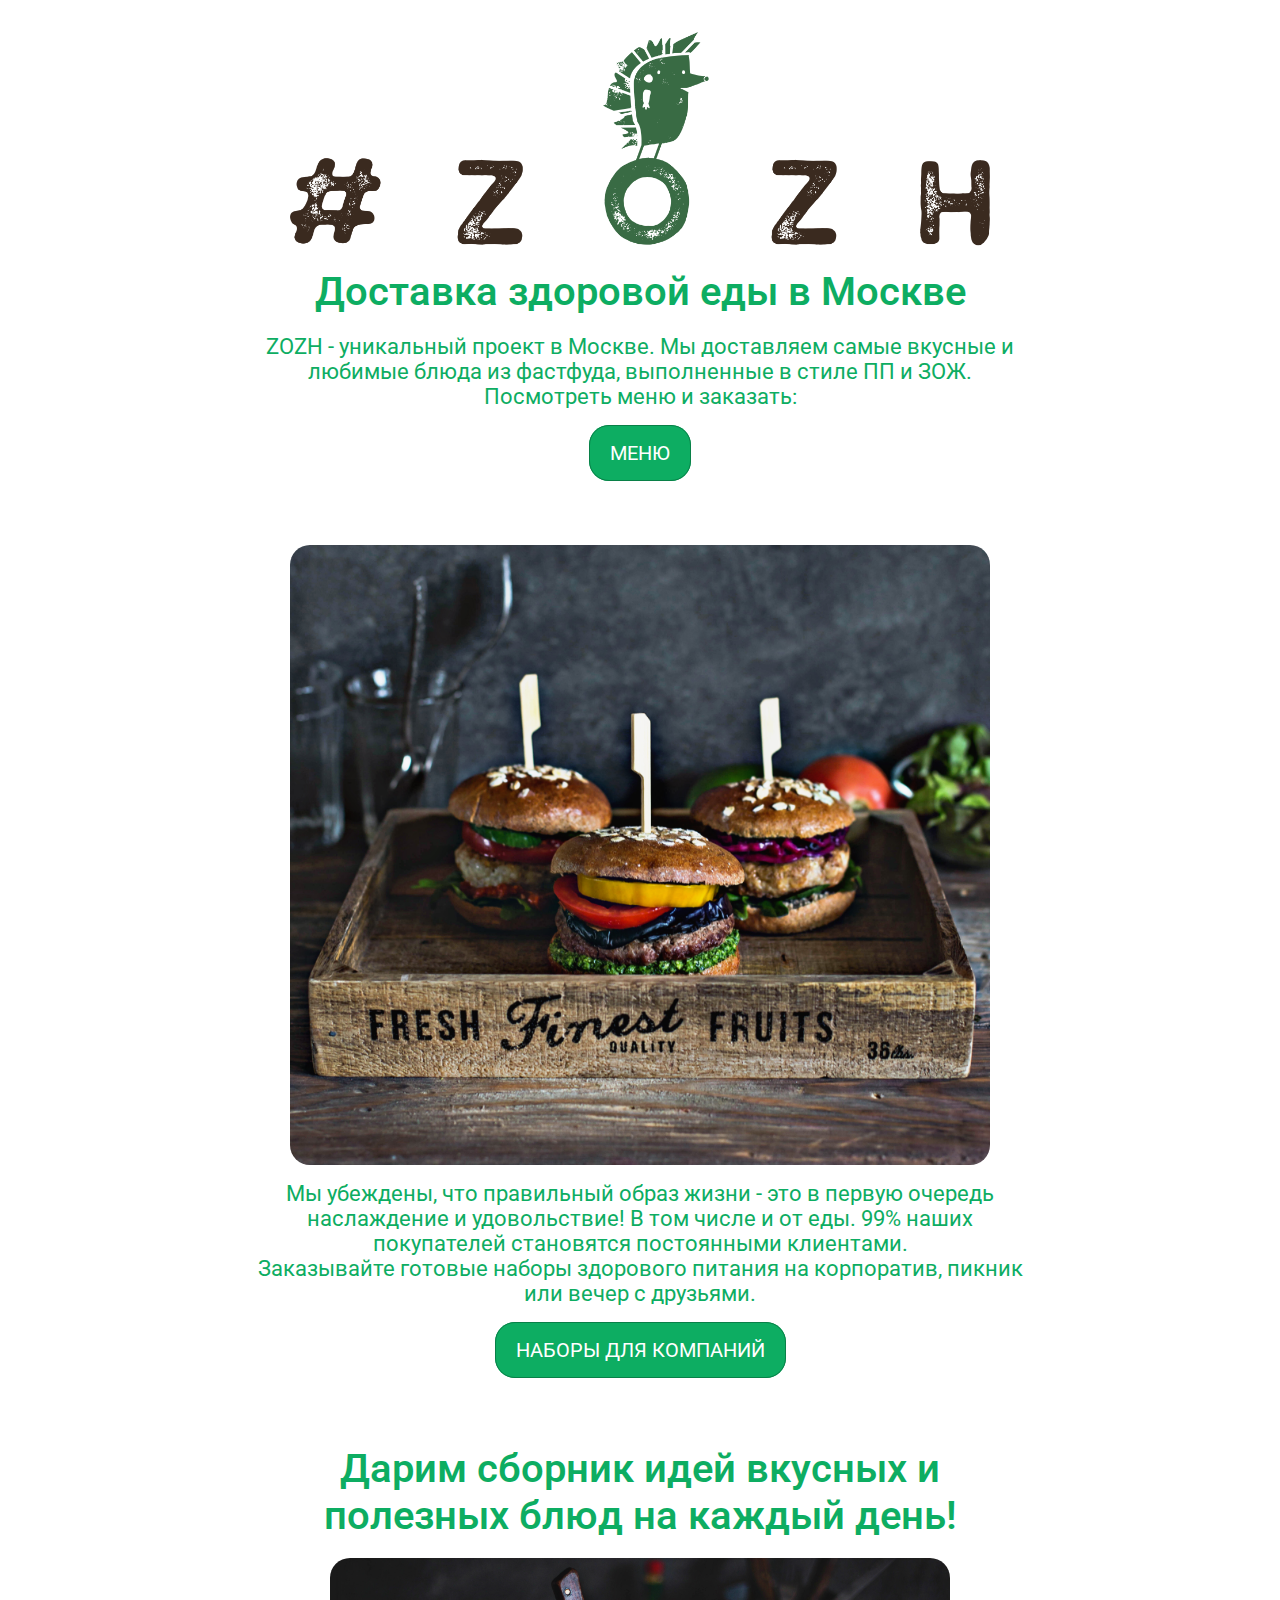
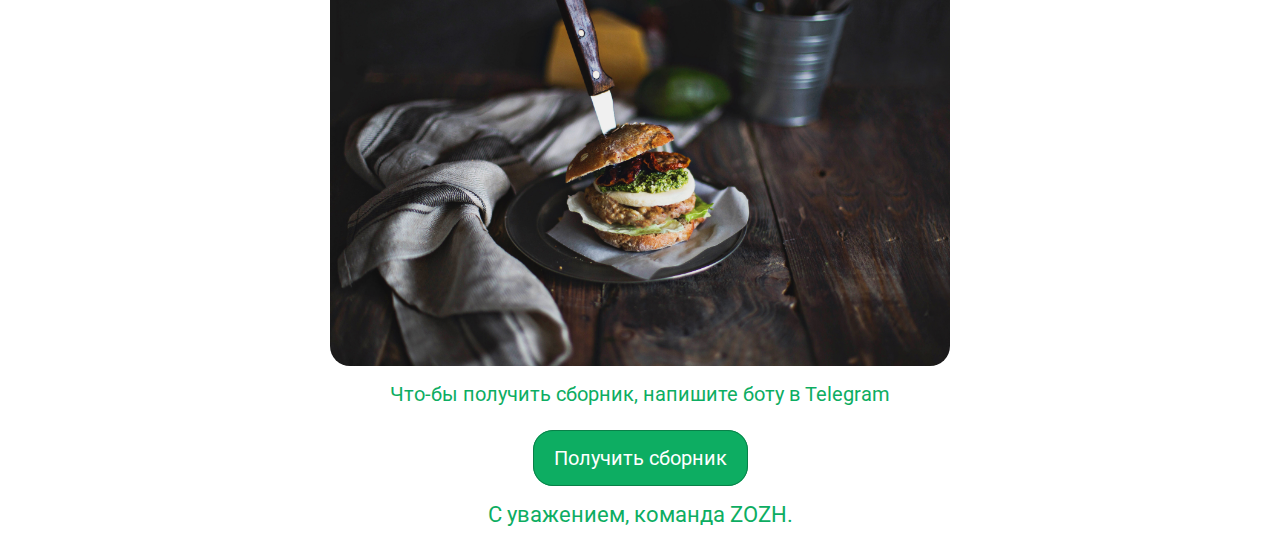
<file: docs/index.html>
<!DOCTYPE html>
<html lang="ru">
<head>
    <meta charset="UTF-8">
    <meta name="viewport" content="width=device-width" initial-scale="1.0">
    <meta http-equiv="X-UA-Compatible" content="IE=9;IE=10;IE=Edge,chrome=1">
    <link rel="stylesheet" href="./css/reset.css">
    <link rel="stylesheet" href="./css/style.css">
    <link rel="icon" href="./img/icon.png" sizes="32x32">
    <link rel="icon" href="./img/icon.png" sizes="192x192">
    <link href="https://fonts.googleapis.com/css2?family=Roboto&display=swap" rel="stylesheet">
    <title>ZOZH</title>
</head>
<body>
    <div class="intro">
        <div class="container">
            <div class="intro__inner">
                <img src="./img/IMG_2750.PNG" alt="logo" class="intro__logo">
                <h1 class="title">Доставка здоровой еды в Москве</h1>
                <p class="text">ZOZH - уникальный проект в Москве. Мы доставляем самые вкусные и любимые блюда из фастфуда, выполненные в стиле ПП и ЗОЖ.<br>Посмотреть меню и заказать:
                </p>
                <div class="button_box">
                    <a href="https://zozh.me/#menu" class="btn">МЕНЮ</a>
                </div>
            </div>
        </div>
    </div>
    <div class="product">
        <div class="container">
            <img src="./img/IMG_2756.JPEG" alt="photo" class="product__img">
            <p class="text">
                Мы убеждены, что правильный образ жизни - это в первую очередь наслаждение и удовольствие!
                В том числе и от еды. 99% наших покупателей становятся постоянными клиентами.<br>
                Заказывайте готовые наборы здорового питания на корпоратив, пикник или вечер с друзьями.
            </p>
            <div class="button_box">
                <a href="https://zozh.me/?store-page=Наборы-для-компании-c62080012" class="btn">НАБОРЫ ДЛЯ КОМПАНИЙ</a>
            </div>
        </div>
    </div>

    <div class="forms">
        <div class="container">
            <h1 class="title">Дарим сборник идей вкусных и полезных блюд на каждый день!</h1>
            <img src="./img/IMG_2755.JPEG" alt="photo" class="forms__img">
            <!--<form method="post" class="form" action="./mail.php">
                <div class="button_box form">
                    <input type="email" name="email" id="email" placeholder="Ваша почта" class="form__input"><br>
                </div>
                <div class="forms__text">*Оставляя данные, вы согласны с их обработкой</div>

                <div class="button_box form">
                    <input type="submit" class="btn" value="ПОЛУЧИТЬ СБОРНИК"><br>
                </div>
            </form>-->
            <div class="forms__text">Что-бы получить сборник, напишите боту в Telegram</div>

            <div class="button_box form">
              <a href="https://t.me/zozhme_bot" class="btn">Получить сборник</a>
            </div>
        </div>
    </div>

    <p class="text">
        С уважением, команда ZOZH.
    </p>

</body>
</html>
</file>
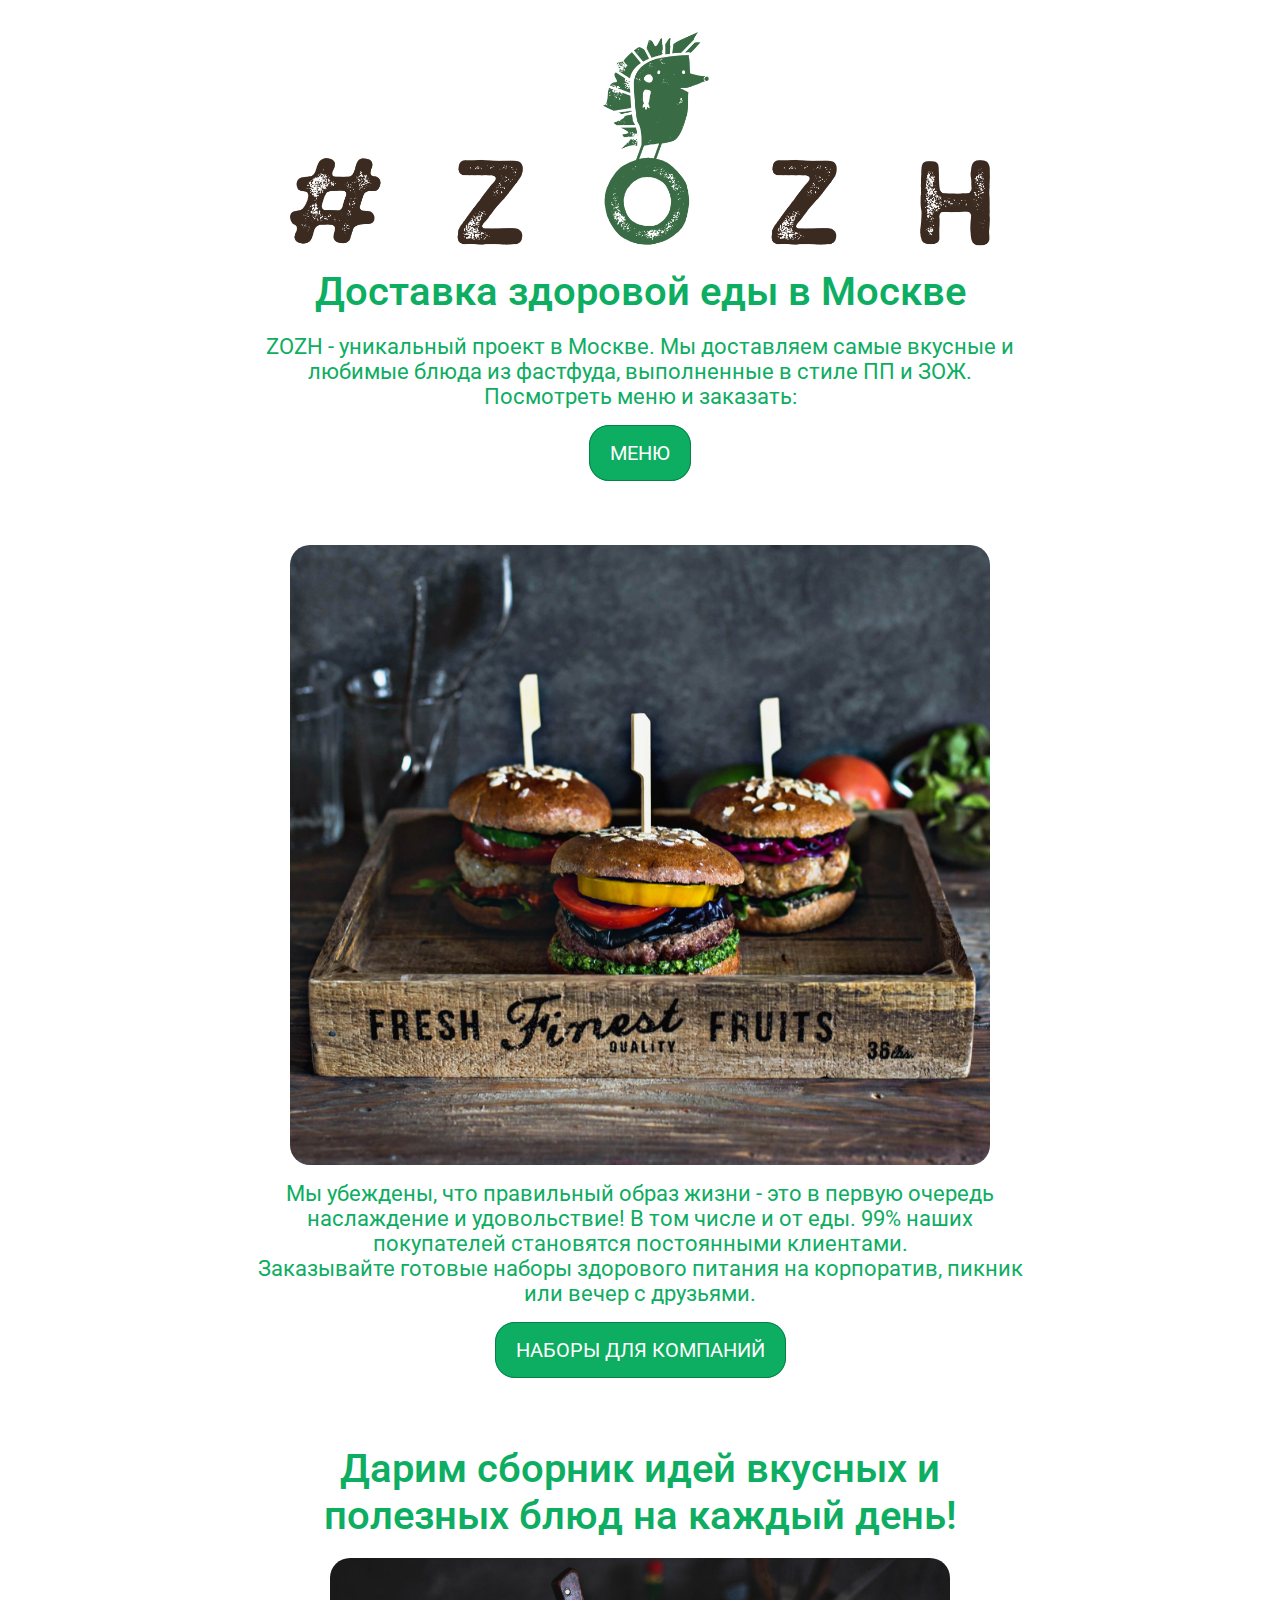
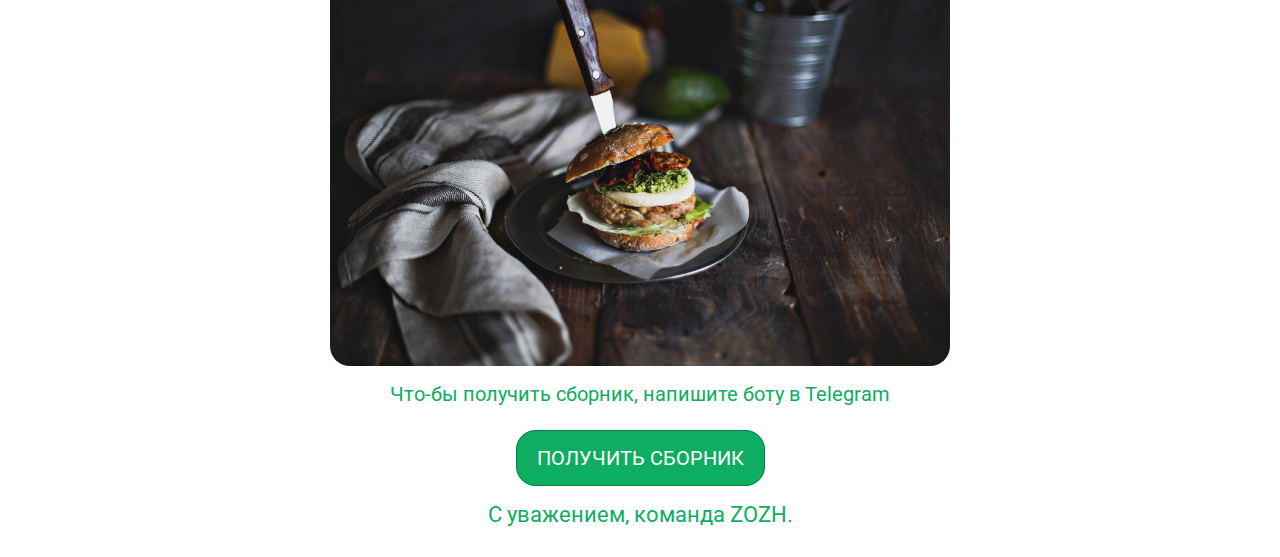
<file: верстка/index.html>
<!DOCTYPE html>
<html lang="ru">
<head>
    <meta charset="UTF-8">
    <meta name="viewport" content="width=device-width" initial-scale="1.0">
    <meta http-equiv="X-UA-Compatible" content="IE=9;IE=10;IE=Edge,chrome=1">
    <link rel="stylesheet" href="./css/reset.css">
    <link rel="stylesheet" href="./css/style.css">
    <link rel="icon" href="./img/icon.png" sizes="32x32">
    <link rel="icon" href="./img/icon.png" sizes="192x192">
    <link href="https://fonts.googleapis.com/css2?family=Roboto&display=swap" rel="stylesheet">
    <title>ZOZH</title>
</head>
<body>
    <div class="intro">
        <div class="container">
            <div class="intro__inner">
                <img src="./img/IMG_2750.PNG" alt="logo" class="intro__logo">
                <h1 class="title">Доставка здоровой еды в Москве</h1>
                <p class="text">ZOZH - уникальный проект в Москве. Мы доставляем самые вкусные и любимые блюда из фастфуда, выполненные в стиле ПП и ЗОЖ.<br>Посмотреть меню и заказать:
                </p>
                <div class="button_box">
                    <a href="https://zozh.me/#menu" class="btn">МЕНЮ</a>
                </div>
            </div>
        </div>
    </div>
    <div class="product">
        <div class="container">
            <img src="./img/IMG_2756.JPEG" alt="photo" class="product__img">
            <p class="text">
                Мы убеждены, что правильный образ жизни - это в первую очередь наслаждение и удовольствие!
                В том числе и от еды. 99% наших покупателей становятся постоянными клиентами.<br>
                Заказывайте готовые наборы здорового питания на корпоратив, пикник или вечер с друзьями.
            </p>
            <div class="button_box">
                <a href="https://zozh.me/?store-page=Наборы-для-компании-c62080012" class="btn">наборы для компаний</a>
            </div>
        </div>
    </div>

    <div class="forms">
        <div class="container">
            <h1 class="title">Дарим сборник идей вкусных и полезных блюд на каждый день!</h1>
            <img src="./img/IMG_2755.JPEG" alt="photo" class="forms__img">
            <!--<form method="post" class="form" action="./mail.php">
                <div class="button_box form">
                    <input type="email" name="email" id="email" placeholder="Ваша почта" class="form__input"><br>
                </div>
                <div class="forms__text">*Оставляя данные, вы согласны с их обработкой</div>

                <div class="button_box form">
                    <input type="submit" class="btn" value="ПОЛУЧИТЬ СБОРНИК"><br>
                </div>
            </form>-->
            <div class="forms__text">Что-бы получить сборник, напишите боту в Telegram</div>

            <div class="button_box form">
              <a href="https://t.me/zozhme_bot" class="btn">Получить сборник</a>
            </div>
        </div>
    </div>

    <p class="text">
        С уважением, команда ZOZH.
    </p>

</body>
</html>
</file>
<file: docs/css/style.css>
*,
*:before,
*:after{
    box-sizing: border-box;
}

h1,h2,h3,h4,h5,h6, p, img, a{
    margin: 0;
    padding: 0;
}

.container{
    width: 100%;
    max-width: 1200px;
    padding: 1rem;
    margin: 0 auto;
}

body{
    font-family: 'Roboto', sans-serif;
    font-weight: 400;
    font-size: 20px;
    margin: 0;
    background-color: #fff;
    /*background: rgb(138,255,134);
    background: linear-gradient(0deg, rgba(138,255,134,1) 0%, rgba(186,241,184,1) 100%);*/
    color: rgb(13, 173, 98);
    padding-bottom: 30px;
}

.intro{
    padding: 1rem 0;
}

.intro__logo{
    width: 60%;
    display: block;
    margin: 0 auto;
    margin-bottom: 1rem;
}

.title{
    font-size: 40px;
    font-weight: 550;
    text-align: center;
    margin: 1.2rem auto;
    max-width: 700px;
}

.text{
    font-size: 22px;
    max-width: 800px;
    margin: 0 auto;
    text-align: center;
}

.btn{
    background-color: rgb(13, 173, 98);
    color: #fff;
    text-decoration: none;
    padding: 15px 20px;
    border-radius: 20px;
    outline: 0;
    border: 1px solid rgb(9, 128, 72);
}

.button_box{
    text-align: center;
    margin: 2rem auto;
}

.button_box.form{
    margin: 1rem auto;
    margin-top: 40px;
}

.product__img{
    width: 60%;
    display: block;
    margin: 0 auto;
    margin-bottom: 1rem;
}

.form__input{
    border: 0;
    outline: 0;
    border: 2px solid rgba(138, 138, 138, 0.548);
    border-radius: 20px;
    padding: 20px 20px;
    background-color: rgb(255, 255, 255);
    width: 350px;
}

.form__input:focus{
    border: 2px solid rgba(138, 138, 138, 0.8);
}

.form__input::placeholder{
    color: rgb(128, 128, 128);
}

.forms__img{
    width: 53%;
    display: block;
    margin: 0 auto;
    margin-bottom: 1rem;
}

.forms__text{
    text-align: center;
}

img{
    border-radius: 20px;
}

@media (max-width: 767px){
    .intro__logo{
        width: 80%;
        margin-bottom: 2rem;
    }
    .title{
        font-size: 29px;
    }
    .text{
        font-size: 19px;
    }
    .btn{
        font-size: 18px;
    }
    .product__img{
        margin-bottom: 2rem;
    }
    .forms__img{
        width: 93%;
    }
}
</file>
<file: верстка/css/style.css>
*,
*:before,
*:after{
    box-sizing: border-box;
}

h1,h2,h3,h4,h5,h6, p, img, a{
    margin: 0;
    padding: 0;
}

.container{
    width: 100%;
    max-width: 1200px;
    padding: 1rem;
    margin: 0 auto;
}

body{
    font-family: 'Roboto', sans-serif;
    font-weight: 400;
    font-size: 20px;
    margin: 0;
    background-color: #fff;
    /*background: rgb(138,255,134);
    background: linear-gradient(0deg, rgba(138,255,134,1) 0%, rgba(186,241,184,1) 100%);*/
    color: rgb(13, 173, 98);
    padding-bottom: 30px;
}

.intro{
    padding: 1rem 0;
}

.intro__logo{
    width: 60%;
    display: block;
    margin: 0 auto;
    margin-bottom: 1rem;
    border-radius: 0%;
}

.title{
    font-size: 40px;
    font-weight: 550;
    text-align: center;
    margin: 1.2rem auto;
    max-width: 700px;
}

.text{
    font-size: 22px;
    max-width: 800px;
    margin: 0 auto;
    text-align: center;
}

.btn{
    background-color: rgb(13, 173, 98);
    color: #fff;
    text-decoration: none;
    padding: 15px 20px;
    border-radius: 20px;
    outline: 0;
    border: 1px solid rgb(9, 128, 72);
    text-transform: uppercase;
}

.button_box{
    text-align: center;
    margin: 2rem auto;
}

.button_box.form{
    margin: 1rem auto;
    margin-top: 40px;
}

.product__img{
    width: 60%;
    display: block;
    margin: 0 auto;
    margin-bottom: 1rem;
}

.form__input{
    border: 0;
    outline: 0;
    border: 2px solid rgba(138, 138, 138, 0.548);
    border-radius: 20px;
    padding: 20px 20px;
    background-color: rgb(255, 255, 255);
    width: 350px;
}

.form__input:focus{
    border: 2px solid rgba(138, 138, 138, 0.8);
}

.form__input::placeholder{
    color: rgb(128, 128, 128);
}

.forms__img{
    width: 53%;
    display: block;
    margin: 0 auto;
    margin-bottom: 1rem;
}

.forms__text{
    text-align: center;
}

img{
    border-radius: 20px;
}

@media (max-width: 767px){
    .intro__logo{
        width: 80%;
        margin-bottom: 2rem;
    }
    .title{
        font-size: 29px;
    }
    .text{
        font-size: 19px;
    }
    .btn{
        font-size: 16px;
    }
    .product__img{
        margin-bottom: 2rem;
    }
    .forms__img{
        width: 93%;
    }
}
</file>
